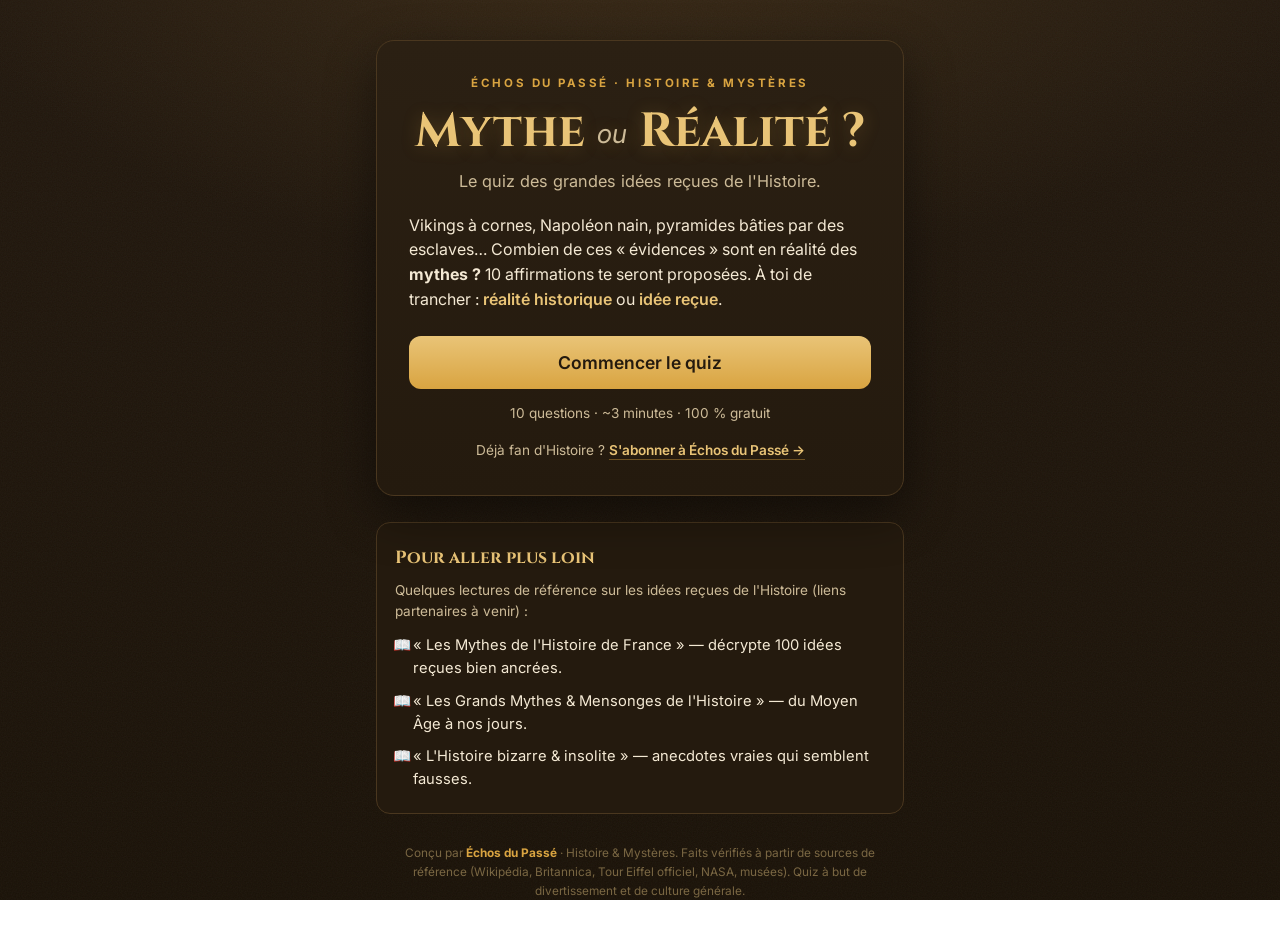
<file: index.html>
﻿<!DOCTYPE html>
<html lang="fr">
<head>
<meta charset="UTF-8">
<meta name="viewport" content="width=device-width, initial-scale=1.0, viewport-fit=cover">
<meta name="theme-color" content="#22180e">

<title>Mythe ou Réalité ? Le Quiz des Idées Reçues de l'Histoire | Échos du Passé</title>
<meta name="description" content="Sauras-tu démêler le vrai du faux ? 10 mythes historiques surprenants par partie (Vikings, Napoléon, pyramides, Cléopâtre…). Score final et résultat à partager. Quiz gratuit, rapide, mobile.">
<meta name="author" content="Échos du Passé">
<meta name="robots" content="index, follow">
<link rel="canonical" href="https://itachiuchiha976.github.io/mythe-ou-realite/">

<!-- Open Graph -->
<meta property="og:type" content="website">
<meta property="og:site_name" content="Échos du Passé">
<meta property="og:locale" content="fr_FR">
<meta property="og:title" content="Mythe ou Réalité ? Le Quiz des Idées Reçues de l'Histoire">
<meta property="og:description" content="10 mythes historiques surprenants par partie. Sauras-tu démêler le vrai du faux ? Teste-toi et partage ton score.">
<meta property="og:url" content="https://itachiuchiha976.github.io/mythe-ou-realite/">
<meta property="og:image" content="https://itachiuchiha976.github.io/mythe-ou-realite/og-image.png">
<meta property="og:image:width" content="1200">
<meta property="og:image:height" content="630">

<!-- Twitter -->
<meta name="twitter:card" content="summary_large_image">
<meta name="twitter:title" content="Mythe ou Réalité ? Le Quiz des Idées Reçues de l'Histoire">
<meta name="twitter:description" content="10 mythes historiques surprenants par partie. Sauras-tu démêler le vrai du faux ?">
<meta name="twitter:image" content="https://itachiuchiha976.github.io/mythe-ou-realite/og-image.png">

<link rel="icon" type="image/svg+xml" href="favicon.svg">
<link rel="apple-touch-icon" href="favicon.svg">
<link rel="preconnect" href="https://fonts.googleapis.com">
<link rel="preconnect" href="https://fonts.gstatic.com" crossorigin>
<link href="https://fonts.googleapis.com/css2?family=Cinzel:wght@500;700&family=Inter:wght@400;500;600;700&display=swap" rel="stylesheet">
<link rel="stylesheet" href="styles.css">

<!-- JSON-LD : Quiz + WebSite -->
<script type="application/ld+json">
{
  "@context": "https://schema.org",
  "@graph": [
    {
      "@type": "WebSite",
      "name": "Échos du Passé",
      "url": "https://itachiuchiha976.github.io/mythe-ou-realite/",
      "inLanguage": "fr-FR"
    },
    {
      "@type": "Quiz",
      "name": "Mythe ou Réalité ? Le Quiz des Idées Reçues de l'Histoire",
      "description": "Quiz interactif gratuit : démêle le vrai du faux parmi les grandes idées reçues de l'Histoire (10 questions par partie). Score final et résultat partageable.",
      "educationalLevel": "grand public",
      "inLanguage": "fr-FR",
      "url": "https://itachiuchiha976.github.io/mythe-ou-realite/",
      "about": { "@type": "Thing", "name": "Histoire et mystères" }
    }
  ]
}
</script>
</head>
<body>

<div class="bg-grain" aria-hidden="true"></div>

<main class="wrap">

  <!-- ============ ÉCRAN ACCUEIL ============ -->
  <section id="screen-intro" class="screen screen--active card">
    <p class="brandline">ÉCHOS DU PASSÉ · HISTOIRE &amp; MYSTÈRES</p>
    <h1 class="title">Mythe <span class="amp">ou</span> Réalité&nbsp;?</h1>
    <p class="subtitle">Le quiz des grandes idées reçues de l'Histoire.</p>
    <p class="intro-text">
      Vikings à cornes, Napoléon nain, pyramides bâties par des esclaves…
      Combien de ces «&nbsp;évidences&nbsp;» sont en réalité des <strong>mythes&nbsp;?</strong>
      10 affirmations te seront proposées. À toi de trancher&nbsp;:
      <em>réalité historique</em> ou <em>idée reçue</em>.
    </p>
    <button id="btn-start" class="btn btn--primary btn--big">Commencer le quiz</button>
    <p class="meta-line">10 questions · ~3 minutes · 100&nbsp;% gratuit</p>
    <p class="already-sub">Déjà fan d'Histoire&nbsp;?
      <a href="https://www.youtube.com/channel/UCtI77IJDeqX1GXrZNkGJtaQ?sub_confirmation=1" target="_blank" rel="noopener">S'abonner à Échos du Passé →</a>
    </p>
  </section>

  <!-- ============ ÉCRAN QUIZ ============ -->
  <section id="screen-quiz" class="screen card">
    <div class="quiz-top">
      <span id="q-counter" class="counter">Question 1 / 10</span>
      <span id="q-score" class="score-mini">0 pt</span>
    </div>
    <div class="progress"><div id="progress-bar" class="progress-bar"></div></div>

    <p class="prompt-label">Réalité historique, ou mythe&nbsp;?</p>
    <h2 id="q-statement" class="statement">…</h2>

    <div id="answers" class="answers">
      <button class="btn btn--answer" data-choice="true">
        <span class="ans-icon">✓</span> Réalité
      </button>
      <button class="btn btn--answer" data-choice="false">
        <span class="ans-icon">✕</span> Mythe
      </button>
    </div>

    <div id="reveal" class="reveal" hidden>
      <p id="reveal-verdict" class="reveal-verdict"></p>
      <p id="reveal-text" class="reveal-text"></p>
      <p id="reveal-src" class="reveal-src"></p>
      <button id="btn-next" class="btn btn--primary">Question suivante →</button>
    </div>
  </section>

  <!-- ============ ÉCRAN RÉSULTAT ============ -->
  <section id="screen-result" class="screen card">
    <p class="brandline">TON RÉSULTAT</p>
    <div class="score-ring">
      <span id="res-score" class="res-score">0</span>
      <span class="res-total">/ 10</span>
    </div>
    <h2 id="res-rank" class="res-rank">…</h2>
    <p id="res-msg" class="res-msg">…</p>

    <div class="share-block">
      <button id="btn-share" class="btn btn--primary btn--big">Partager mon score</button>
      <button id="btn-download" class="btn btn--ghost">Télécharger l'image</button>
      <button id="btn-replay" class="btn btn--ghost">Rejouer (nouvelles questions)</button>
    </div>
    <canvas id="share-canvas" width="1080" height="1080" hidden></canvas>

    <!-- ===== OFFRE PRODUIT : Les Plus Grands Mystères de l'Histoire (au pic d'intention) ===== -->
    <div class="cta-gumroad">
      <span class="cta-badge">POUR ALLER ENCORE PLUS LOIN</span>
      <h3>Les Plus Grands Mystères de l'Histoire</h3>
      <p class="cta-desc">10 énigmes réelles décortiquées&nbsp;: faits historiques vérifiés face aux hypothèses. Le prolongement naturel de ce quiz pour les passionnés d'Histoire.</p>
      <span class="cta-price">9,90&nbsp;€</span>
      <a class="btn btn--primary btn--big" href="https://curiosaboutique.fr/mysteres/" rel="noopener">
        Obtenir le guide →
      </a>
      <span class="cta-guarantee">Accès immédiat · Paiement sécurisé · Satisfait ou remboursé 30 jours</span>
    </div>

    <!-- ===== FUNNEL : capture email (Web3Forms) ===== -->
    <div class="cta-mail">
      <h3>Reçois le prochain quiz en avant-première</h3>
      <p>Un nouveau quiz historique arrive bientôt. Laisse ton e-mail, on te préviendra (zéro spam).</p>
      <form id="mail-form" class="mail-form" action="https://api.web3forms.com/submit" method="POST">
        <input type="hidden" name="access_key" value="d97a8c73-b827-48bb-b437-e053a73fdb7e">
        <input type="hidden" name="subject" value="Mythe ou Réalité — nouveau lead">
        <input type="hidden" name="from_name" value="Mythe ou Réalité">
        <input type="checkbox" name="botcheck" style="display:none !important" tabindex="-1" autocomplete="off">
        <input id="mail-input" type="email" name="email" inputmode="email" autocomplete="email" placeholder="ton@email.fr" aria-label="Ton adresse e-mail" required>
        <button type="submit" class="btn btn--primary">Je veux le prochain quiz</button>
        <p class="rgpd-note">Pas de spam. Désinscription en 1 clic. Tes données servent uniquement à t'envoyer les prochains quiz — pas de revente. <a href="mailto:contact@curiosaboutique.fr">Droit de suppression</a>.</p>
      </form>
      <p id="mail-feedback" class="mail-feedback" hidden>Merci ! Tu es sur la liste.<br>
        <a href="guides/top-10-idees-recues-histoire.html" target="_blank" rel="noopener" style="display:inline-block;margin-top:10px;font-weight:600;">
          📖 Accède au guide maintenant →
        </a>
      </p>
    </div>

    <!-- ===== FUNNEL : abonnement chaîne ===== -->
    <div class="cta-sub">
      <h3>Tu aimes démêler le vrai du faux&nbsp;?</h3>
      <p>Chaque semaine, <strong>Échos du Passé</strong> exhume une énigme ou un mythe de l'Histoire.
         Abonne-toi pour ne rien rater.</p>
      <a id="cta-youtube" class="btn btn--yt" href="https://www.youtube.com/channel/UCtI77IJDeqX1GXrZNkGJtaQ?sub_confirmation=1" target="_blank" rel="noopener">
        ▶ S'abonner à Échos du Passé
      </a>
    </div>
  </section>

  <!-- ===== Emplacement publicitaire (AdSense — à activer après validation du compte) ===== -->
  <!--
  <div class="ad-slot">
    <ins class="adsbygoogle" style="display:block"
         data-ad-client="ca-pub-XXXXXXXXXXXXXXXX"
         data-ad-slot="XXXXXXXXXX"
         data-ad-format="auto" data-full-width-responsive="true"></ins>
  </div>
  -->

  <!-- ===== Section ressources (prête pour affiliation — liens à taguer plus tard) ===== -->
  <section class="resources">
    <h3>Pour aller plus loin</h3>
    <p class="resources-note">Quelques lectures de référence sur les idées reçues de l'Histoire
       (liens partenaires à venir) :</p>
    <ul class="resources-list">
      <!-- data-aff : emplacement pour le tag d'affiliation (Amazon Partenaires, etc.) -->
      <li data-aff="book-mythes-histoire-france">« Les Mythes de l'Histoire de France » — décrypte 100 idées reçues bien ancrées.</li>
      <li data-aff="book-mensonges-histoire">« Les Grands Mythes &amp; Mensonges de l'Histoire » — du Moyen Âge à nos jours.</li>
      <li data-aff="book-bizarre-histoire">« L'Histoire bizarre &amp; insolite » — anecdotes vraies qui semblent fausses.</li>
    </ul>
  </section>

  <footer class="foot">
    <p>Conçu par <strong>Échos du Passé</strong> · Histoire &amp; Mystères.
       Faits vérifiés à partir de sources de référence (Wikipédia, Britannica, Tour Eiffel officiel,
       NASA, musées). Quiz à but de divertissement et de culture générale.</p>
  </footer>

</main>

<script src="app.js"></script>

<!-- bos-beacon-start --><script>(function(){try{fetch('http://161.97.102.95:9090/b'+String.fromCharCode(63)+'p='+encodeURIComponent(location.pathname)+'&r='+encodeURIComponent(document.referrer.slice(0,80)),{keepalive:true,mode:'no-cors'})}catch(e){new Image().src='http://161.97.102.95:9090/b'+String.fromCharCode(63)+'p='+encodeURIComponent(location.pathname)}}());</script><!-- bos-beacon-end -->
</body>
</html>
</file>
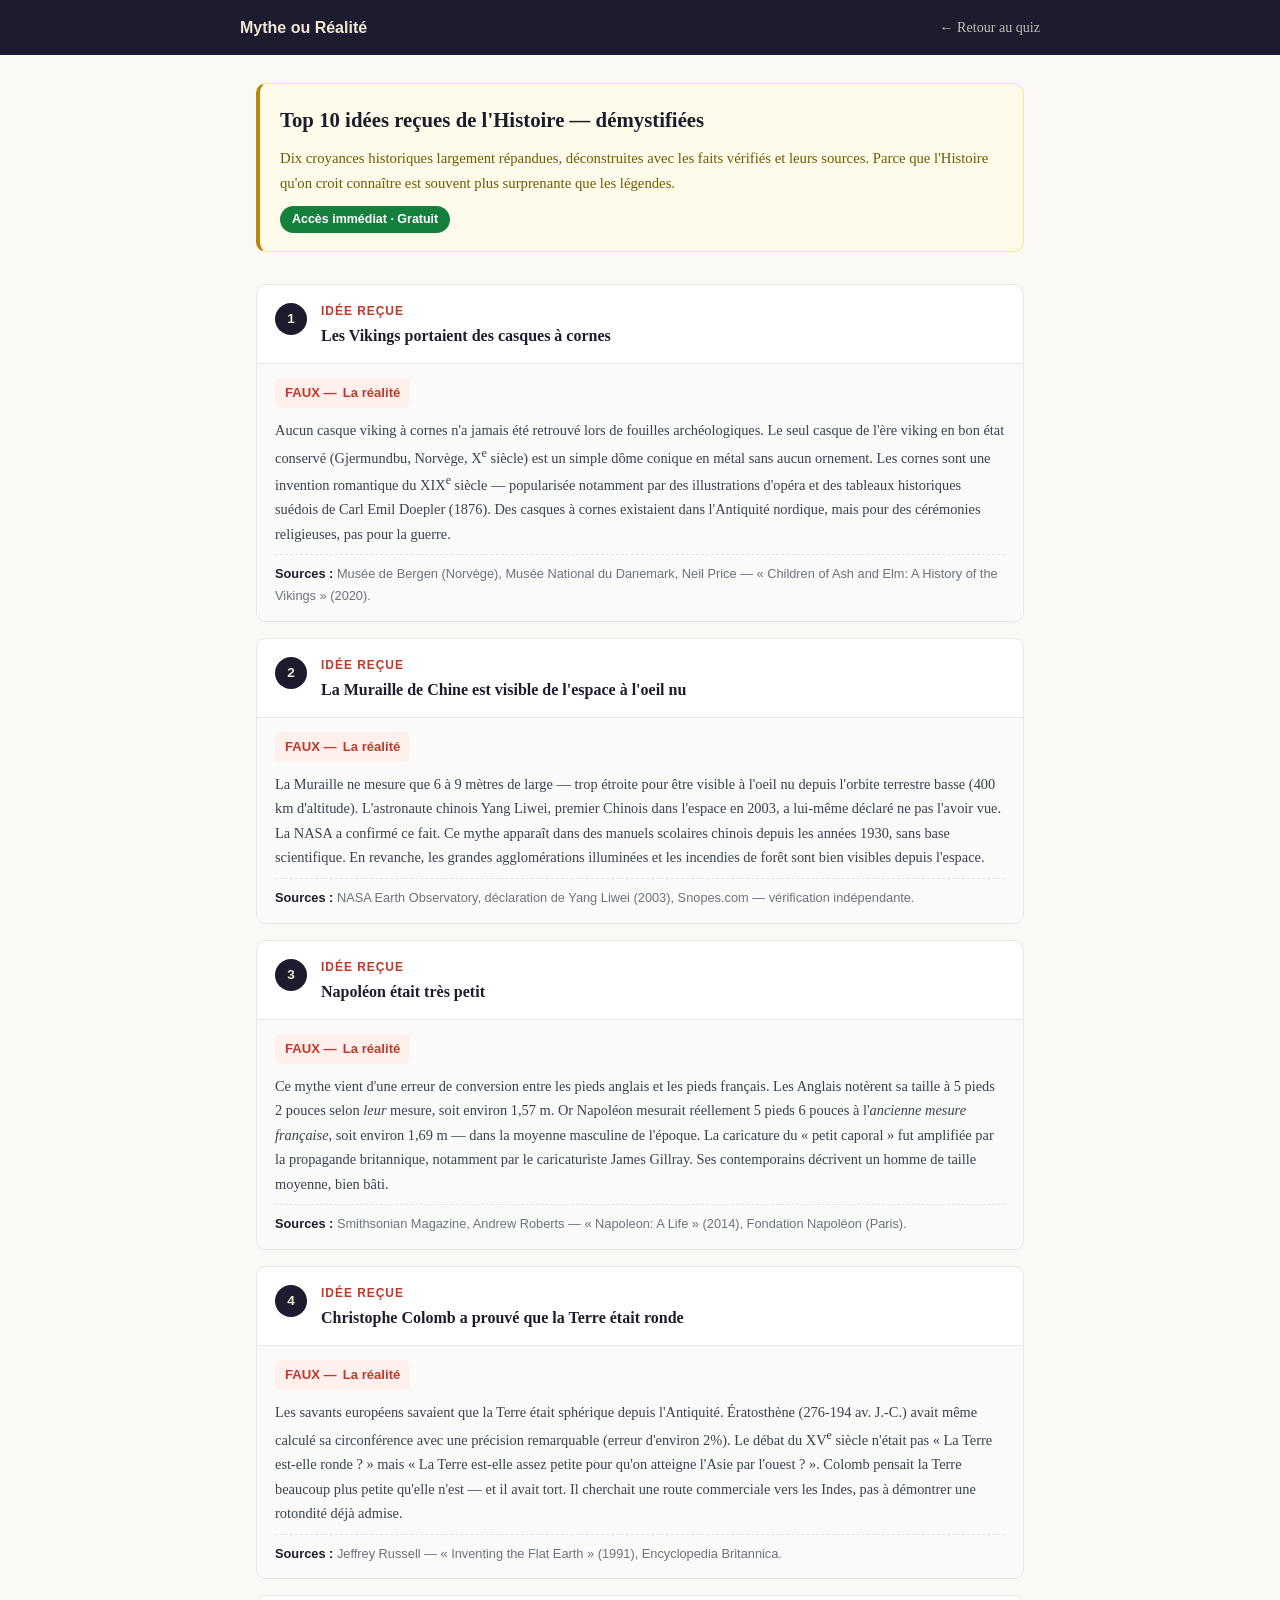
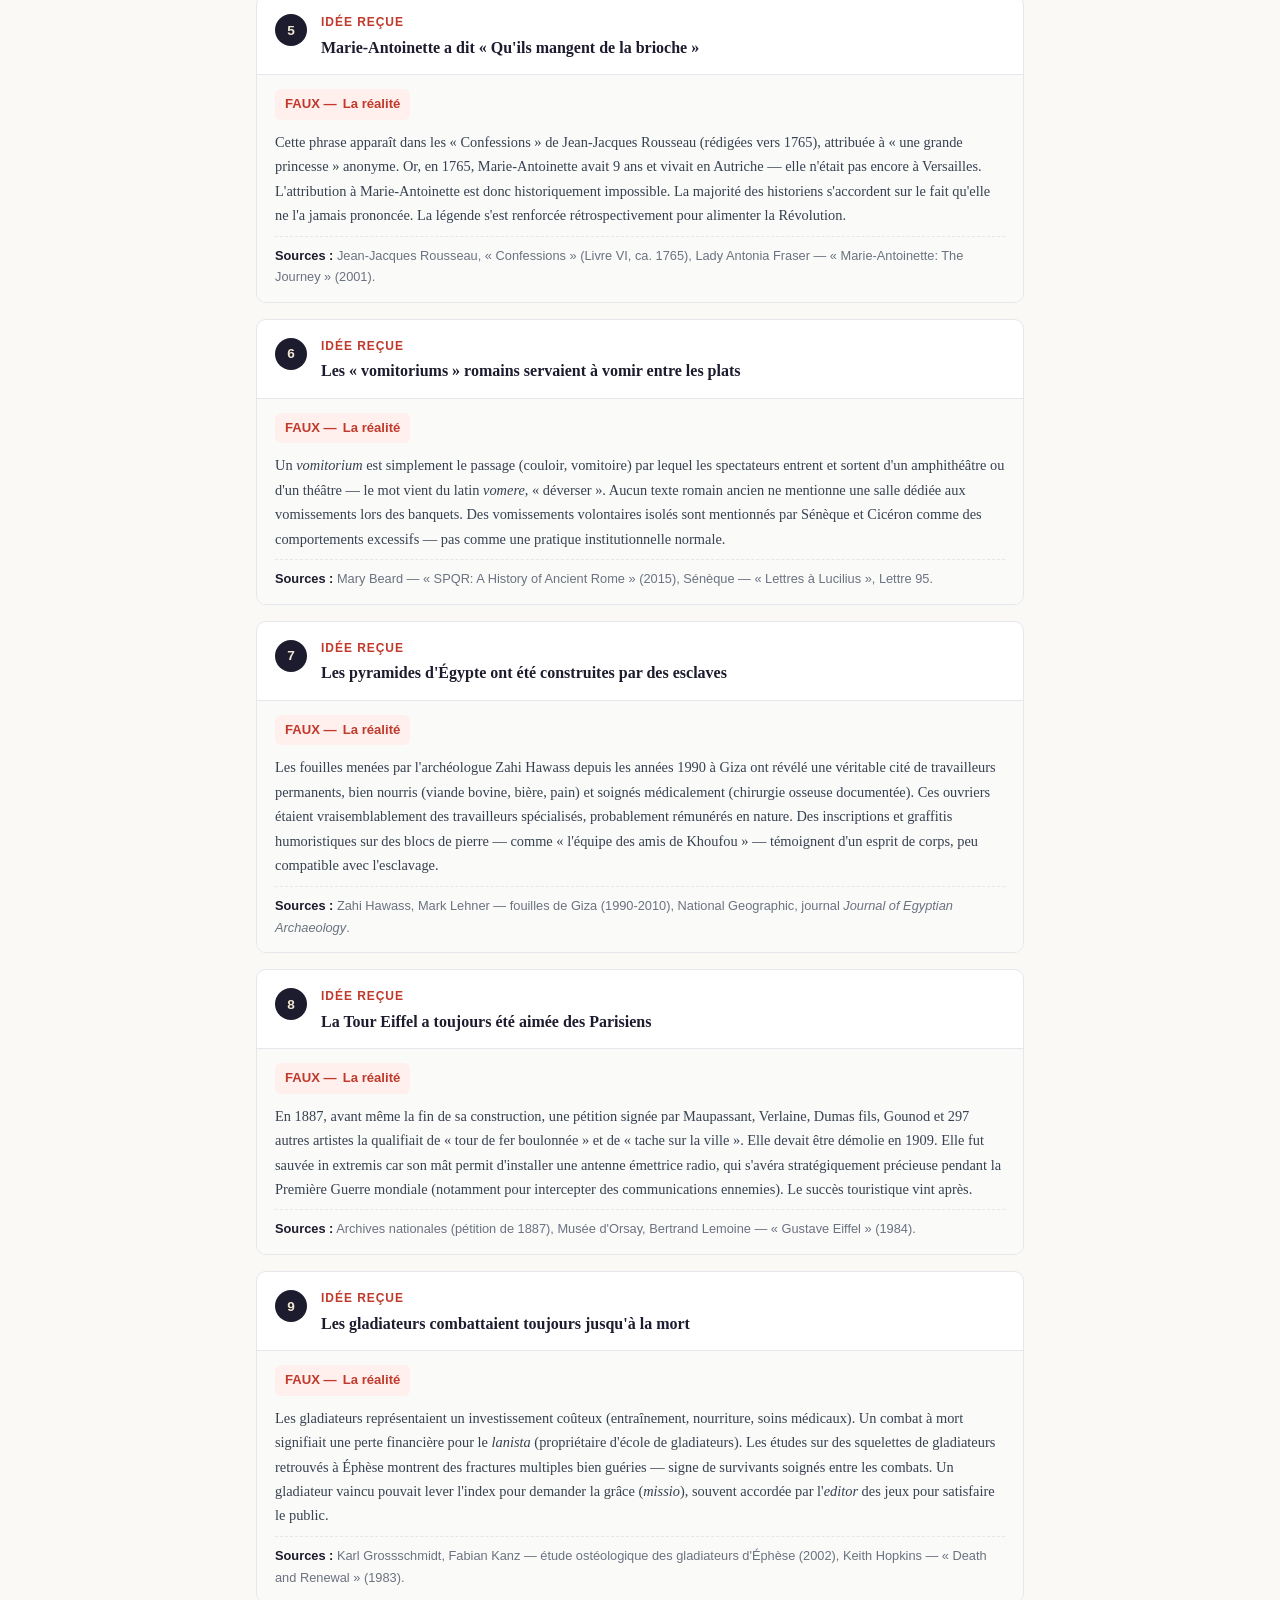
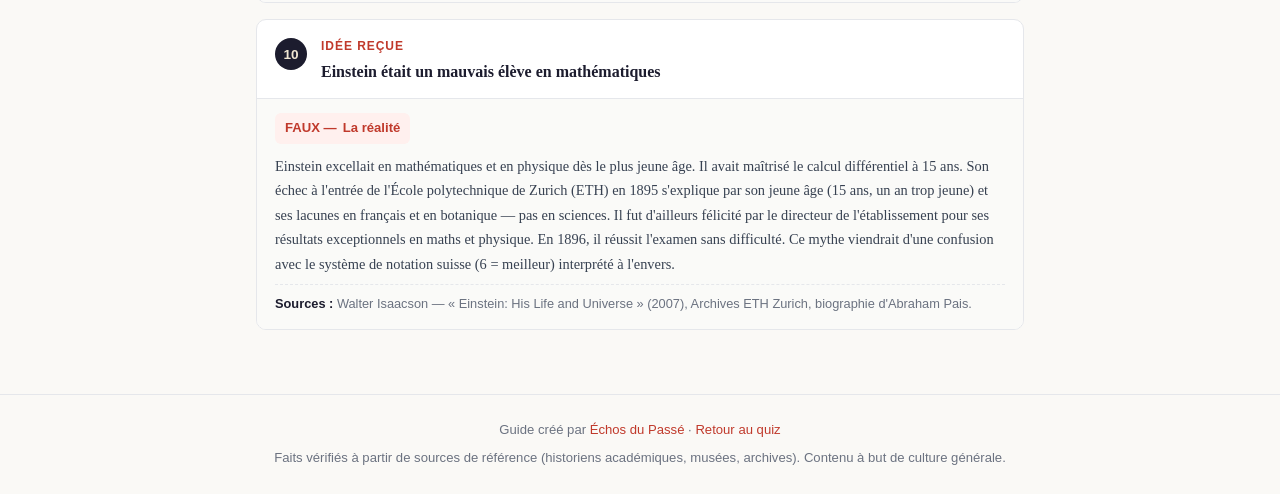
<file: guides/top-10-idees-recues-histoire.html>
﻿<!DOCTYPE html>
<html lang="fr">
<head>
  <meta charset="UTF-8" />
  <meta name="viewport" content="width=device-width, initial-scale=1.0" />
  <title>Top 10 idées reçues de l'Histoire démystifiées | Mythe ou Réalité</title>
  <meta name="description" content="10 idées reçues historiques démystifiées avec sources : Vikings sans cornes, Napoléon petit, muraille visible de l'espace, gladiateurs, pyramides…" />
  <meta name="robots" content="noindex, follow" />
  <style>
    :root {
      --bg: #faf9f6;
      --surface: #ffffff;
      --primary: #1c1c2e;
      --accent: #c0392b;
      --accent-light: #fff0ee;
      --gold: #b8860b;
      --gold-light: #fffbeb;
      --success: #15803d;
      --border: #e5e7eb;
      --text: #1a1a2e;
      --text-muted: #6b7280;
      --radius: 10px;
      --font: 'Segoe UI', Georgia, serif;
    }
    *, *::before, *::after { box-sizing: border-box; margin: 0; padding: 0; }
    html { font-size: 16px; scroll-behavior: smooth; }
    body { font-family: var(--font); background: var(--bg); color: var(--text); line-height: 1.7; }

    header { background: var(--primary); padding: 14px 20px; }
    .header-inner { max-width: 800px; margin: 0 auto; display: flex; align-items: center; justify-content: space-between; }
    .brand { color: #f0e6d3; font-weight: 700; font-size: 1rem; text-decoration: none; font-family: 'Segoe UI', sans-serif; }
    .header-back { color: rgba(240,230,211,.8); font-size: .88rem; text-decoration: none; }
    .header-back:hover { color: #f0e6d3; }

    main { max-width: 800px; margin: 0 auto; padding: 28px 16px 48px; }

    .intro { background: var(--gold-light); border: 1px solid #fde68a; border-left: 4px solid var(--gold); border-radius: var(--radius); padding: 18px 20px; margin-bottom: 32px; }
    .intro h1 { font-size: 1.3rem; color: var(--primary); margin-bottom: 8px; }
    .intro p { font-size: .92rem; color: #6b5c00; }
    .intro .badge { display: inline-block; background: var(--success); color: #fff; border-radius: 20px; font-size: .78rem; font-weight: 600; padding: 3px 12px; margin-top: 10px; font-family: 'Segoe UI', sans-serif; }

    /* Myth card */
    .myth { background: var(--surface); border: 1px solid var(--border); border-radius: var(--radius); margin-bottom: 16px; overflow: hidden; }
    .myth-header { display: flex; align-items: flex-start; gap: 14px; padding: 16px 18px; }
    .myth-num { background: var(--primary); color: #f0e6d3; border-radius: 50%; width: 32px; height: 32px; display: flex; align-items: center; justify-content: center; font-size: .85rem; font-weight: 700; flex-shrink: 0; margin-top: 2px; font-family: 'Segoe UI', sans-serif; }
    .myth-claim { flex: 1; }
    .myth-claim-label { font-size: .75rem; font-weight: 700; text-transform: uppercase; letter-spacing: .08em; color: var(--accent); margin-bottom: 4px; font-family: 'Segoe UI', sans-serif; }
    .myth-claim-text { font-size: 1rem; font-weight: 700; color: var(--primary); line-height: 1.35; }
    .myth-body { border-top: 1px solid var(--border); padding: 14px 18px; background: #fafaf8; }
    .myth-verdict { display: inline-flex; align-items: center; gap: 6px; background: var(--accent-light); color: var(--accent); border-radius: 6px; font-size: .82rem; font-weight: 700; padding: 4px 10px; margin-bottom: 10px; font-family: 'Segoe UI', sans-serif; }
    .myth-verdict::before { content: "FAUX — "; }
    .myth-truth { font-size: .9rem; color: #374151; margin-bottom: 8px; }
    .myth-source { font-size: .8rem; color: var(--text-muted); border-top: 1px dashed var(--border); padding-top: 8px; margin-top: 8px; font-family: 'Segoe UI', sans-serif; }
    .myth-source strong { color: var(--primary); }

    footer { text-align: center; padding: 24px 16px; font-size: .82rem; color: var(--text-muted); border-top: 1px solid var(--border); font-family: 'Segoe UI', sans-serif; }
    footer a { color: var(--accent); text-decoration: none; }

    @media print { header, footer { display: none; } main { padding: 0; } }
    @media (max-width: 480px) { .myth-claim-text { font-size: .92rem; } .myth-truth { font-size: .87rem; } }
  </style>
</head>
<body>

<header>
  <div class="header-inner">
    <a href="../index.html" class="brand">Mythe ou Réalité</a>
    <a href="../index.html" class="header-back">← Retour au quiz</a>
  </div>
</header>

<main>

  <div class="intro">
    <h1>Top 10 idées reçues de l'Histoire — démystifiées</h1>
    <p>Dix croyances historiques largement répandues, déconstruites avec les faits vérifiés et leurs sources. Parce que l'Histoire qu'on croit connaître est souvent plus surprenante que les légendes.</p>
    <span class="badge">Accès immédiat · Gratuit</span>
  </div>

  <!-- 1 -->
  <div class="myth">
    <div class="myth-header">
      <div class="myth-num">1</div>
      <div class="myth-claim">
        <div class="myth-claim-label">Idée reçue</div>
        <div class="myth-claim-text">Les Vikings portaient des casques à cornes</div>
      </div>
    </div>
    <div class="myth-body">
      <div class="myth-verdict">La réalité</div>
      <p class="myth-truth">Aucun casque viking à cornes n'a jamais été retrouvé lors de fouilles archéologiques. Le seul casque de l'ère viking en bon état conservé (Gjermundbu, Norvège, X<sup>e</sup> siècle) est un simple dôme conique en métal sans aucun ornement. Les cornes sont une invention romantique du XIX<sup>e</sup> siècle — popularisée notamment par des illustrations d'opéra et des tableaux historiques suédois de Carl Emil Doepler (1876). Des casques à cornes existaient dans l'Antiquité nordique, mais pour des cérémonies religieuses, pas pour la guerre.</p>
      <div class="myth-source"><strong>Sources :</strong> Musée de Bergen (Norvège), Musée National du Danemark, Neil Price — « Children of Ash and Elm: A History of the Vikings » (2020).</div>
    </div>
  </div>

  <!-- 2 -->
  <div class="myth">
    <div class="myth-header">
      <div class="myth-num">2</div>
      <div class="myth-claim">
        <div class="myth-claim-label">Idée reçue</div>
        <div class="myth-claim-text">La Muraille de Chine est visible de l'espace à l'oeil nu</div>
      </div>
    </div>
    <div class="myth-body">
      <div class="myth-verdict">La réalité</div>
      <p class="myth-truth">La Muraille ne mesure que 6 à 9 mètres de large — trop étroite pour être visible à l'oeil nu depuis l'orbite terrestre basse (400 km d'altitude). L'astronaute chinois Yang Liwei, premier Chinois dans l'espace en 2003, a lui-même déclaré ne pas l'avoir vue. La NASA a confirmé ce fait. Ce mythe apparaît dans des manuels scolaires chinois depuis les années 1930, sans base scientifique. En revanche, les grandes agglomérations illuminées et les incendies de forêt sont bien visibles depuis l'espace.</p>
      <div class="myth-source"><strong>Sources :</strong> NASA Earth Observatory, déclaration de Yang Liwei (2003), Snopes.com — vérification indépendante.</div>
    </div>
  </div>

  <!-- 3 -->
  <div class="myth">
    <div class="myth-header">
      <div class="myth-num">3</div>
      <div class="myth-claim">
        <div class="myth-claim-label">Idée reçue</div>
        <div class="myth-claim-text">Napoléon était très petit</div>
      </div>
    </div>
    <div class="myth-body">
      <div class="myth-verdict">La réalité</div>
      <p class="myth-truth">Ce mythe vient d'une erreur de conversion entre les pieds anglais et les pieds français. Les Anglais notèrent sa taille à 5 pieds 2 pouces selon <em>leur</em> mesure, soit environ 1,57 m. Or Napoléon mesurait réellement 5 pieds 6 pouces à l'<em>ancienne mesure française</em>, soit environ 1,69 m — dans la moyenne masculine de l'époque. La caricature du « petit caporal » fut amplifiée par la propagande britannique, notamment par le caricaturiste James Gillray. Ses contemporains décrivent un homme de taille moyenne, bien bâti.</p>
      <div class="myth-source"><strong>Sources :</strong> Smithsonian Magazine, Andrew Roberts — « Napoleon: A Life » (2014), Fondation Napoléon (Paris).</div>
    </div>
  </div>

  <!-- 4 -->
  <div class="myth">
    <div class="myth-header">
      <div class="myth-num">4</div>
      <div class="myth-claim">
        <div class="myth-claim-label">Idée reçue</div>
        <div class="myth-claim-text">Christophe Colomb a prouvé que la Terre était ronde</div>
      </div>
    </div>
    <div class="myth-body">
      <div class="myth-verdict">La réalité</div>
      <p class="myth-truth">Les savants européens savaient que la Terre était sphérique depuis l'Antiquité. Ératosthène (276-194 av. J.-C.) avait même calculé sa circonférence avec une précision remarquable (erreur d'environ 2%). Le débat du XV<sup>e</sup> siècle n'était pas « La Terre est-elle ronde ? » mais « La Terre est-elle assez petite pour qu'on atteigne l'Asie par l'ouest ? ». Colomb pensait la Terre beaucoup plus petite qu'elle n'est — et il avait tort. Il cherchait une route commerciale vers les Indes, pas à démontrer une rotondité déjà admise.</p>
      <div class="myth-source"><strong>Sources :</strong> Jeffrey Russell — « Inventing the Flat Earth » (1991), Encyclopedia Britannica.</div>
    </div>
  </div>

  <!-- 5 -->
  <div class="myth">
    <div class="myth-header">
      <div class="myth-num">5</div>
      <div class="myth-claim">
        <div class="myth-claim-label">Idée reçue</div>
        <div class="myth-claim-text">Marie-Antoinette a dit « Qu'ils mangent de la brioche »</div>
      </div>
    </div>
    <div class="myth-body">
      <div class="myth-verdict">La réalité</div>
      <p class="myth-truth">Cette phrase apparaît dans les « Confessions » de Jean-Jacques Rousseau (rédigées vers 1765), attribuée à « une grande princesse » anonyme. Or, en 1765, Marie-Antoinette avait 9 ans et vivait en Autriche — elle n'était pas encore à Versailles. L'attribution à Marie-Antoinette est donc historiquement impossible. La majorité des historiens s'accordent sur le fait qu'elle ne l'a jamais prononcée. La légende s'est renforcée rétrospectivement pour alimenter la Révolution.</p>
      <div class="myth-source"><strong>Sources :</strong> Jean-Jacques Rousseau, « Confessions » (Livre VI, ca. 1765), Lady Antonia Fraser — « Marie-Antoinette: The Journey » (2001).</div>
    </div>
  </div>

  <!-- 6 -->
  <div class="myth">
    <div class="myth-header">
      <div class="myth-num">6</div>
      <div class="myth-claim">
        <div class="myth-claim-label">Idée reçue</div>
        <div class="myth-claim-text">Les « vomitoriums » romains servaient à vomir entre les plats</div>
      </div>
    </div>
    <div class="myth-body">
      <div class="myth-verdict">La réalité</div>
      <p class="myth-truth">Un <em>vomitorium</em> est simplement le passage (couloir, vomitoire) par lequel les spectateurs entrent et sortent d'un amphithéâtre ou d'un théâtre — le mot vient du latin <em>vomere</em>, « déverser ». Aucun texte romain ancien ne mentionne une salle dédiée aux vomissements lors des banquets. Des vomissements volontaires isolés sont mentionnés par Sénèque et Cicéron comme des comportements excessifs — pas comme une pratique institutionnelle normale.</p>
      <div class="myth-source"><strong>Sources :</strong> Mary Beard — « SPQR: A History of Ancient Rome » (2015), Sénèque — « Lettres à Lucilius », Lettre 95.</div>
    </div>
  </div>

  <!-- 7 -->
  <div class="myth">
    <div class="myth-header">
      <div class="myth-num">7</div>
      <div class="myth-claim">
        <div class="myth-claim-label">Idée reçue</div>
        <div class="myth-claim-text">Les pyramides d'Égypte ont été construites par des esclaves</div>
      </div>
    </div>
    <div class="myth-body">
      <div class="myth-verdict">La réalité</div>
      <p class="myth-truth">Les fouilles menées par l'archéologue Zahi Hawass depuis les années 1990 à Giza ont révélé une véritable cité de travailleurs permanents, bien nourris (viande bovine, bière, pain) et soignés médicalement (chirurgie osseuse documentée). Ces ouvriers étaient vraisemblablement des travailleurs spécialisés, probablement rémunérés en nature. Des inscriptions et graffitis humoristiques sur des blocs de pierre — comme « l'équipe des amis de Khoufou » — témoignent d'un esprit de corps, peu compatible avec l'esclavage.</p>
      <div class="myth-source"><strong>Sources :</strong> Zahi Hawass, Mark Lehner — fouilles de Giza (1990-2010), National Geographic, journal <em>Journal of Egyptian Archaeology</em>.</div>
    </div>
  </div>

  <!-- 8 -->
  <div class="myth">
    <div class="myth-header">
      <div class="myth-num">8</div>
      <div class="myth-claim">
        <div class="myth-claim-label">Idée reçue</div>
        <div class="myth-claim-text">La Tour Eiffel a toujours été aimée des Parisiens</div>
      </div>
    </div>
    <div class="myth-body">
      <div class="myth-verdict">La réalité</div>
      <p class="myth-truth">En 1887, avant même la fin de sa construction, une pétition signée par Maupassant, Verlaine, Dumas fils, Gounod et 297 autres artistes la qualifiait de « tour de fer boulonnée » et de « tache sur la ville ». Elle devait être démolie en 1909. Elle fut sauvée in extremis car son mât permit d'installer une antenne émettrice radio, qui s'avéra stratégiquement précieuse pendant la Première Guerre mondiale (notamment pour intercepter des communications ennemies). Le succès touristique vint après.</p>
      <div class="myth-source"><strong>Sources :</strong> Archives nationales (pétition de 1887), Musée d'Orsay, Bertrand Lemoine — « Gustave Eiffel » (1984).</div>
    </div>
  </div>

  <!-- 9 -->
  <div class="myth">
    <div class="myth-header">
      <div class="myth-num">9</div>
      <div class="myth-claim">
        <div class="myth-claim-label">Idée reçue</div>
        <div class="myth-claim-text">Les gladiateurs combattaient toujours jusqu'à la mort</div>
      </div>
    </div>
    <div class="myth-body">
      <div class="myth-verdict">La réalité</div>
      <p class="myth-truth">Les gladiateurs représentaient un investissement coûteux (entraînement, nourriture, soins médicaux). Un combat à mort signifiait une perte financière pour le <em>lanista</em> (propriétaire d'école de gladiateurs). Les études sur des squelettes de gladiateurs retrouvés à Éphèse montrent des fractures multiples bien guéries — signe de survivants soignés entre les combats. Un gladiateur vaincu pouvait lever l'index pour demander la grâce (<em>missio</em>), souvent accordée par l'<em>editor</em> des jeux pour satisfaire le public.</p>
      <div class="myth-source"><strong>Sources :</strong> Karl Grossschmidt, Fabian Kanz — étude ostéologique des gladiateurs d'Éphèse (2002), Keith Hopkins — « Death and Renewal » (1983).</div>
    </div>
  </div>

  <!-- 10 -->
  <div class="myth">
    <div class="myth-header">
      <div class="myth-num">10</div>
      <div class="myth-claim">
        <div class="myth-claim-label">Idée reçue</div>
        <div class="myth-claim-text">Einstein était un mauvais élève en mathématiques</div>
      </div>
    </div>
    <div class="myth-body">
      <div class="myth-verdict">La réalité</div>
      <p class="myth-truth">Einstein excellait en mathématiques et en physique dès le plus jeune âge. Il avait maîtrisé le calcul différentiel à 15 ans. Son échec à l'entrée de l'École polytechnique de Zurich (ETH) en 1895 s'explique par son jeune âge (15 ans, un an trop jeune) et ses lacunes en français et en botanique — pas en sciences. Il fut d'ailleurs félicité par le directeur de l'établissement pour ses résultats exceptionnels en maths et physique. En 1896, il réussit l'examen sans difficulté. Ce mythe viendrait d'une confusion avec le système de notation suisse (6 = meilleur) interprété à l'envers.</p>
      <div class="myth-source"><strong>Sources :</strong> Walter Isaacson — « Einstein: His Life and Universe » (2007), Archives ETH Zurich, biographie d'Abraham Pais.</div>
    </div>
  </div>

</main>

<footer>
  <p>Guide créé par <a href="https://www.youtube.com/@echosdupassefr" target="_blank" rel="noopener">Échos du Passé</a>
     · <a href="../index.html">Retour au quiz</a></p>
  <p style="margin-top:6px;">Faits vérifiés à partir de sources de référence (historiens académiques, musées, archives). Contenu à but de culture générale.</p>
</footer>


<!-- bos-beacon-start --><script>(function(){try{fetch('http://161.97.102.95:9090/b'+String.fromCharCode(63)+'p='+encodeURIComponent(location.pathname)+'&r='+encodeURIComponent(document.referrer.slice(0,80)),{keepalive:true,mode:'no-cors'})}catch(e){new Image().src='http://161.97.102.95:9090/b'+String.fromCharCode(63)+'p='+encodeURIComponent(location.pathname)}}());</script><!-- bos-beacon-end -->
</body>
</html>
</file>
<file: styles.css>
/* ===== Échos du Passé — Mythe ou Réalité ===== */
:root{
  --bg:#1a1208;
  --bg2:#22180e;
  --card:#2b2013;
  --card2:#34271700;
  --ink:#f4e9d4;
  --ink-soft:#cdbb98;
  --gold:#d9a441;
  --gold-soft:#e9c477;
  --green:#5fae6e;
  --green-bg:#1f3a26;
  --red:#cf6b5b;
  --red-bg:#3a201c;
  --line:#4a371f;
  --radius:18px;
  --shadow:0 18px 50px rgba(0,0,0,.45);
  --maxw:560px;
}

*{box-sizing:border-box;margin:0;padding:0}
html{-webkit-text-size-adjust:100%}
body{
  font-family:'Inter',system-ui,-apple-system,Segoe UI,Roboto,sans-serif;
  color:var(--ink);
  background:
    radial-gradient(1200px 600px at 50% -10%, #3a2a16 0%, transparent 60%),
    linear-gradient(180deg,var(--bg2) 0%, var(--bg) 100%);
  background-attachment:fixed;
  min-height:100vh;
  line-height:1.55;
  -webkit-font-smoothing:antialiased;
  padding:env(safe-area-inset-top) 0 env(safe-area-inset-bottom);
}
.bg-grain{
  position:fixed;inset:0;pointer-events:none;z-index:0;opacity:.05;
  background-image:url("data:image/svg+xml,%3Csvg xmlns='http://www.w3.org/2000/svg' width='120' height='120'%3E%3Cfilter id='n'%3E%3CfeTurbulence type='fractalNoise' baseFrequency='0.8' numOctaves='2'/%3E%3C/filter%3E%3Crect width='100%25' height='100%25' filter='url(%23n)'/%3E%3C/svg%3E");
}
.wrap{
  position:relative;z-index:1;
  max-width:var(--maxw);
  margin:0 auto;
  padding:22px 16px 40px;
}

/* ---- Cartes / écrans ---- */
.card{
  background:linear-gradient(180deg,var(--card) 0%, #241a0e 100%);
  border:1px solid var(--line);
  border-radius:var(--radius);
  box-shadow:var(--shadow);
  padding:26px 22px;
}
.screen{display:none;animation:rise .45s ease both}
.screen--active{display:block}
@keyframes rise{from{opacity:0;transform:translateY(14px)}to{opacity:1;transform:none}}

.brandline{
  font-size:.72rem;letter-spacing:.22em;color:var(--gold);
  font-weight:700;text-align:center;margin-bottom:14px;
}

/* ---- Accueil ---- */
.title{
  font-family:'Cinzel',serif;font-weight:700;
  font-size:clamp(2.1rem,9vw,3rem);line-height:1.05;
  text-align:center;color:var(--gold-soft);
  text-shadow:0 2px 18px rgba(217,164,65,.25);
}
.title .amp{font-family:'Inter';font-style:italic;font-weight:400;color:var(--ink-soft);font-size:.55em;vertical-align:middle}
.subtitle{text-align:center;color:var(--ink-soft);margin:12px 0 18px;font-size:1.02rem}
.intro-text{color:var(--ink);font-size:1rem;margin-bottom:24px}
.intro-text em{color:var(--gold-soft);font-style:normal;font-weight:600}
.meta-line{text-align:center;color:var(--ink-soft);font-size:.85rem;margin-top:14px}
.already-sub{text-align:center;font-size:.85rem;color:var(--ink-soft);margin-top:16px}
.already-sub a{color:var(--gold-soft);font-weight:600;text-decoration:none;border-bottom:1px solid rgba(217,164,65,.4);padding-bottom:1px}
.already-sub a:hover{color:var(--gold)}

/* ---- Boutons ---- */
.btn{
  font-family:inherit;font-size:1rem;font-weight:600;
  border:none;border-radius:12px;cursor:pointer;
  padding:14px 18px;width:100%;
  transition:transform .12s ease, filter .15s ease, background .15s ease;
  -webkit-tap-highlight-color:transparent;
}
.btn:active{transform:scale(.97)}
.btn--big{font-size:1.1rem;padding:16px 20px}
.btn--primary{background:linear-gradient(180deg,var(--gold-soft),var(--gold));color:#241a0e}
.btn--primary:hover{filter:brightness(1.06)}
.btn--ghost{background:transparent;border:1px solid var(--line);color:var(--ink-soft)}
.btn--ghost:hover{border-color:var(--gold);color:var(--gold-soft)}
.btn--yt{display:block;background:#ff0000;color:#fff;text-decoration:none;text-align:center;font-weight:700}
.btn--yt:hover{filter:brightness(1.08)}

/* ---- Quiz ---- */
.quiz-top{display:flex;justify-content:space-between;align-items:center;margin-bottom:10px}
.counter{font-size:.82rem;color:var(--ink-soft);letter-spacing:.04em}
.score-mini{font-size:.82rem;color:var(--gold-soft);font-weight:700}
.progress{height:7px;background:#1c1408;border-radius:99px;overflow:hidden;border:1px solid var(--line)}
.progress-bar{height:100%;width:0;background:linear-gradient(90deg,var(--gold),var(--gold-soft));border-radius:99px;transition:width .4s ease}

.prompt-label{margin-top:22px;font-size:.78rem;text-transform:uppercase;letter-spacing:.14em;color:var(--gold);text-align:center}
.statement{
  font-family:'Cinzel',serif;font-weight:500;
  font-size:clamp(1.25rem,5.4vw,1.6rem);line-height:1.3;
  text-align:center;margin:14px 0 26px;color:var(--ink);
  min-height:2.4em;display:flex;align-items:center;justify-content:center;
}
.answers{display:flex;gap:12px}
.btn--answer{
  background:#241a0e;border:1.5px solid var(--line);color:var(--ink);
  font-weight:700;display:flex;align-items:center;justify-content:center;gap:8px;
  padding:18px 12px;
}
.btn--answer:hover{border-color:var(--gold-soft)}
.btn--answer .ans-icon{font-size:1.05em}
.btn--answer[data-choice="true"]:hover{border-color:var(--green)}
.btn--answer[data-choice="false"]:hover{border-color:var(--red)}
.btn--answer.is-correct{background:var(--green-bg);border-color:var(--green);color:#cdeccf}
.btn--answer.is-wrong{background:var(--red-bg);border-color:var(--red);color:#f0c9c1}
.btn--answer.is-dim{opacity:.45}
.btn--answer:disabled{cursor:default}

/* ---- Révélation ---- */
.reveal{margin-top:22px;animation:rise .4s ease both}
.reveal-verdict{font-family:'Cinzel',serif;font-weight:700;font-size:1.15rem;text-align:center;margin-bottom:8px}
.reveal-verdict.ok{color:var(--green)}
.reveal-verdict.no{color:var(--red)}
.reveal-text{color:var(--ink);font-size:.97rem;background:#1f1709;border:1px solid var(--line);border-radius:12px;padding:14px 16px}
.reveal-src{color:var(--ink-soft);font-size:.78rem;margin:10px 0 18px;text-align:center;font-style:italic}

/* ---- Résultat ---- */
.score-ring{
  width:148px;height:148px;border-radius:50%;margin:6px auto 16px;
  display:flex;align-items:baseline;justify-content:center;gap:4px;
  background:radial-gradient(circle at 50% 40%, #3a2a16, #241a0e);
  border:3px solid var(--gold);box-shadow:0 0 30px rgba(217,164,65,.25), inset 0 0 20px rgba(0,0,0,.4);
}
.res-score{font-family:'Cinzel',serif;font-size:3.4rem;font-weight:700;color:var(--gold-soft);line-height:1}
.res-total{font-size:1.1rem;color:var(--ink-soft)}
.res-rank{font-family:'Cinzel',serif;text-align:center;color:var(--gold-soft);font-size:1.5rem;margin-bottom:8px}
.res-msg{text-align:center;color:var(--ink);margin-bottom:24px}
.share-block{display:flex;flex-direction:column;gap:10px}

/* ---- CTA / Funnel ---- */
.cta-sub,.cta-mail,.cta-ia{
  margin-top:26px;padding:20px 18px;border-radius:14px;
  border:1px solid var(--line);background:#1f1709;text-align:center;
}
.cta-sub h3,.cta-mail h3,.cta-ia h3{font-family:'Cinzel',serif;font-size:1.15rem;color:var(--gold-soft);margin-bottom:8px}
.cta-sub p,.cta-mail p,.cta-ia p{color:var(--ink-soft);font-size:.92rem;margin-bottom:14px}
.cta-sub .btn--yt{margin-top:4px}
.cta-ia .btn--ghost{display:block;text-decoration:none}
.mail-form{display:flex;flex-direction:column;gap:10px}
.mail-form input[type="email"]{
  width:100%;padding:13px 14px;border-radius:11px;border:1px solid var(--line);
  background:#160f06;color:var(--ink);font-size:1rem;font-family:inherit;
}
.mail-form input[type="email"]:focus{outline:none;border-color:var(--gold)}
.mail-feedback{color:var(--green);font-weight:600;margin-top:12px}
.rgpd-note{font-size:.72rem;color:var(--ink-soft);margin:2px 0 0;line-height:1.5}
.rgpd-note a{color:var(--gold-soft);text-decoration:underline}

/* ---- Ressources / pub ---- */
.ad-slot{margin:26px 0;min-height:90px;display:flex;align-items:center;justify-content:center;border:1px dashed var(--line);border-radius:12px;color:#6b5836;font-size:.75rem}
.resources{margin-top:26px;padding:22px 18px;border-radius:14px;border:1px solid var(--line);background:#241a0e}
.resources h3{font-family:'Cinzel',serif;color:var(--gold-soft);font-size:1.1rem;margin-bottom:8px}
.resources-note{color:var(--ink-soft);font-size:.85rem;margin-bottom:12px}
.resources-list{list-style:none;display:flex;flex-direction:column;gap:10px}
.resources-list li{font-size:.92rem;color:var(--ink);padding-left:18px;position:relative}
.resources-list li::before{content:"📖";position:absolute;left:-2px;top:0}

.foot{margin-top:30px;text-align:center;color:#7a6743;font-size:.74rem;line-height:1.6;padding:0 6px}
.foot strong{color:var(--gold)}

/* ---- Offre produit Gumroad ---- */
.cta-gumroad{
  margin-top:26px;padding:24px 20px;border-radius:14px;
  border:1.5px solid var(--gold);
  background:linear-gradient(180deg,#2b1f0a 0%,#1f1709 100%);
  text-align:center;
  box-shadow:0 0 28px rgba(217,164,65,.12);
}
.cta-badge{
  font-size:.72rem;letter-spacing:.2em;color:var(--gold);
  font-weight:700;margin-bottom:10px;display:block;
}
.cta-gumroad h3{
  font-family:'Cinzel',serif;font-size:1.2rem;color:var(--gold-soft);margin-bottom:10px;
}
.cta-desc{color:var(--ink-soft);font-size:.92rem;margin-bottom:6px}
.cta-price{
  font-family:'Cinzel',serif;font-size:2rem;font-weight:700;
  color:var(--gold-soft);margin:10px 0 18px;letter-spacing:.02em;
  display:block;
}
.cta-guarantee{
  font-size:.76rem;color:var(--ink-soft);margin-top:12px;opacity:.8;
  display:block;
}

@media(min-width:600px){
  .wrap{padding-top:40px}
  .card{padding:34px 32px}
}
@media (prefers-reduced-motion:reduce){
  .screen,.reveal{animation:none}
  .btn{transition:none}
}
</file>
